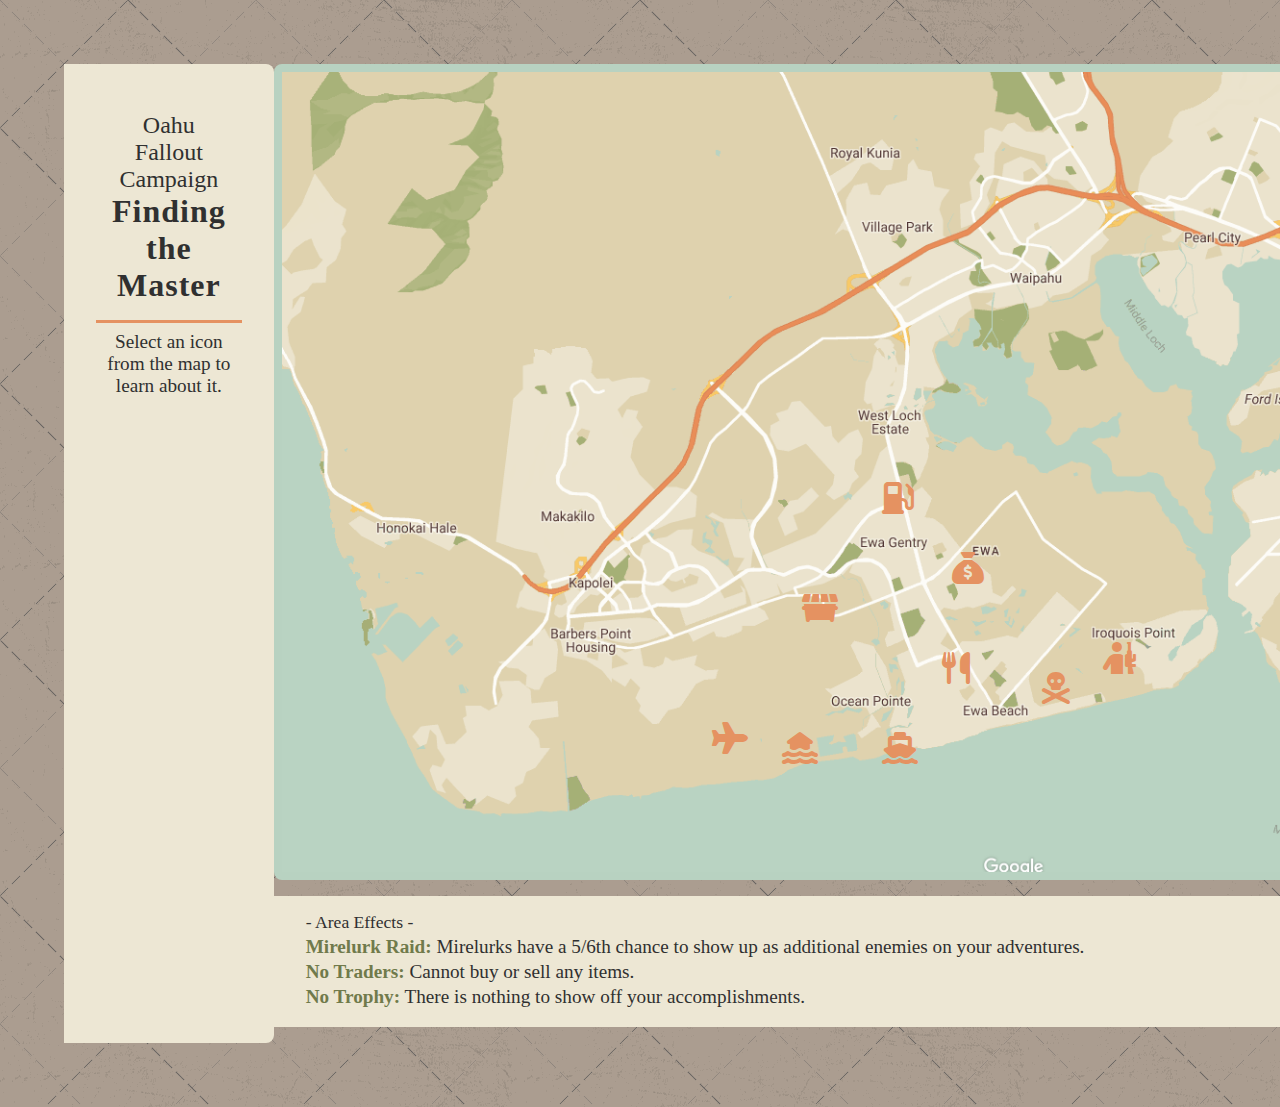
<file: index.html>
<!DOCTYPE html>
<html lang="en">
	<head>
		<meta http-equiv="Content-Type" content="text/html; charset=utf-8"/>
		<link rel="preconnect" href="https://fonts.googleapis.com">
		<link rel="preconnect" href="https://fonts.gstatic.com" crossorigin>
		<link href="https://fonts.googleapis.com/css2?family=Roboto:ital,wght@0,400;0,700;1,400;1,700&display=swap" rel="stylesheet">
		<link type="text/css" href="css/falloutstyle.css" media="all" rel="stylesheet">
		<script type="text/javascript" src="js/jquery-3.6.0.min.js"></script>
		<link href="fonts/fontawesome.css" rel="stylesheet">
		<link href="fonts/brands.css" rel="stylesheet">
		<link href="fonts/solid.css" rel="stylesheet">
		<title>Fallout Hawaii Campaign</title>
		<script>
		var events = {
		"ship1":{
			"icon": "fa-ship",
			"title": "Answering the Master's Call",
			"narrative": "We have all heard the call. We have all traveled across the sea. We have all risked life and limb. We must take this ground so that we can search for the Master.",
			"goal": "Establish a temporary base on the beach by exploring and clearing out enemies.",
			"reward": "A place to call home while you search the surrounding area. At least for now.",
			"alert": false
		},
		"vendor1":{
			"icon": "fa-sack-dollar",
			"title": "Battle at the Shopping Center",
			"narrative": "There is sounds of fighting in the distance. A group of traders is under attack. They would be easy pickings but having friendly traders in this strange land could be very useful.",
			"goal": "Steal the loot from the traders or help the traders by clearing out the hostiles.",
			"reward": "d6 item cards from looting the trader's brahmin OR unlock the ability to sell/buy items by saving the traders.",
			"alert": true
		},
		"pump1":{
			"icon": "fa-gas-pump",
			"title": "Big Red Rocket",
			"narrative": "This gas station has withstood the test of time... and nuclear war. It would make a great permanent settlement once you secure the area.",
			"goal": "Control more objectives than the hostiles at the end of turn 5.",
			"reward": "You unlock settlement mode and can have a real place to call home.",
			"alert": true
		},
		"food1":{
			"icon": "fa-utensils",
			"title": "Ono Grindz",
			"narrative": "A group of raiders are slugging it out with ghouls in the wreckage of this shopping enter. You could probably scavenge up tons of food or chems from here if you could get rid of the raiders first.",
			"goal": "Eliminate all raiders.",
			"reward": "d6 item cards and +1 for each ghoul eliminated.",
			"alert": false
		},
		"skull1":{
			"icon": "fa-skull-crossbones",
			"title": "We've Got Crabs",
			"narrative": "This destroyed country club is infested with Mirelurks. You have to go clear it out or they might think your settlement is their next meal.",
			"goal": "Destroy all Mirelurk Eggs. Each egg can be destroyed as a free action once in black range.",
			"reward": "Reduces the chance of a Mirelurk raid by 1/6th",
			"alert": false
		},
		"dump1":{
			"icon": "fa-dumpster",
			"title": "Trash Panda",
			"narrative": "The locals won't get near the refuse center because they say a massive beast now calls it home. There might be valuable supplies in there if you could get rid of the beast.",
			"goal": "Defeat the Trash Panda or loot as much as possible.",
			"reward": "Whatever items you can find plus defeating the Trash Panda rewards a valuable trophy that will buff your entire party.",
			"alert": true
		},
		"rad1": {
			"icon": "",
			"title": "",
			"narrative": "",
			"goal": "",
			"reward": "",
			"alert": true
		},
		"gun1": {
			"icon": "fa-person-rifle",
			"title": "Shootout at the Shooting Range",
			"narrative": "Gunfire rings out as a group of raiders practice their shots at a dilapidated rifle range. There must be large weapon stock piles around here if they are wasting so much ammo. You could take those supplies if you could get rid of the raiders.",
			"goal": "Eliminate all raiders or loot as much as possible in 5 turns.",
			"reward": "Any item cards you find and any remaining items plus +1 if you eliminate all raiders.",
			"alert": true
		},
		"plane1": {
			"icon": "fa-plane",
			"title": "Run Run Runway",
			"narrative": "A massive super mutant is stomping around the runway screaming loudly about the Master. If you get close, you might be able to learn something about where the Master is. If you get too close, the behemoth is going to smash you.",
			"goal": "Survive until the behemoth calms down on turn 7. Any model within black range can try to sooth the behemoth as a free action on a skilltest of 4, a success will reduce the turns needed to calm down by 1.",
			"reward": "Win or lose: +1 Clue to the Master's location. Win: Spot the Behemoth becomes playable.",
			"alert": true
		},
		"flood1": {
			"icon": "fa-house-flood-water",
			"title": "All Washed Up",
			"narrative": "The beach is littered with the remains of small cottages that have been reclaimed by the sea. This wreckage looks rich in two things though, supplies and monster tracks.",
			"goal": "Search and gather as many supplies as possible before the area floods after turn 5. Watch out for monsters who are sure to call the supply piles home.",
			"reward": "This area looks like it will contain a wide variety of items. Keep whatever you find.",
			"alert": false
		}
		}
		function showEvent(incVal) {
			var eventD = events[incVal];
			$('.event-icon').html('<i class="event-ico fa-solid '+eventD.icon+'"></i>');
			$('.event-title').html(eventD.title);
			$('.event-narrative').html(eventD.narrative);
			$('.event-goal').html(eventD.goal);
			$('.event-reward').html(eventD.reward);
			if( eventD.alert == true ) {
				$('.event-alert').html("<div> - Route Blocked - </div><div>Explore Nearby Areas First</div>");
			}
			else {
				$('.event-alert').html("");
			}
			$('.event-header').addClass('show');
			$(".icon-gen").removeClass('icon-selected');
			$("#"+incVal).addClass('icon-selected');
		}
		</script>
	</head>
	<body>
		<div class="content-wrapper">
			<div class="content-box">
				<div class="desc-wrapper">
					<div class="desc-box">
						<div class="title-box">
							<div class="title">
								Oahu Fallout Campaign
							</div>						
							<div class="subtitle">
								Finding the Master
							</div>
						</div>
						<div class="direction">
							Select an icon from the map to learn about it.
						</div>
						<div class="event-box">
							<div class="event-block event-flex">
								<div class="event-icon">
								</div>
								<div class="event-title">
								</div>
							</div>
							<div class="event-block">
								<div class="event-narrative">
								</div>
							</div>
							<div class="event-block">
								<div class="event-header hide">
									- Goal -
								</div>
								<div class="event-goal">
								</div>
							</div>
							<div class="event-block">
								<div class="event-header hide">
									- Reward -
								</div>
								<div class="event-reward">
								</div>
							</div>
							<div class="event-block">
								<div class="event-alert">
								</div>
							</div>
						</div>
					</div>
				</div>
				<div class="map-wrapper">
					<div class="map-box">
						<div class="icon-box">
							<!--<i class="icon-gen fa-solid fa-radiation" id="rad1" onclick="showEvent('rad1')"></i>-->
							<i class="icon-gen fa-solid fa-skull-crossbones" id="skull1" onclick="showEvent('skull1')"></i>
							<i class="icon-gen fa-solid fa-dumpster" id="dump1" onclick="showEvent('dump1')"></i>
							<i class="icon-gen fa-solid fa-gas-pump" id="pump1" onclick="showEvent('pump1')"></i>
							<i class="icon-gen fa-solid fa-ship" id="ship1" onclick="showEvent('ship1')"></i>
							<i class="icon-gen fa-solid fa-utensils" id="food1" onclick="showEvent('food1')"></i>
							<i class="icon-gen fa-solid fa-sack-dollar" id="vendor1" onclick="showEvent('vendor1')"></i>
							<i class="icon-gen fa-solid fa-person-rifle" id="gun1" onclick="showEvent('gun1')"></i>
							<i class="icon-gen fa-solid fa-plane" id="plane1" onclick="showEvent('plane1')"></i>
							<i class="icon-gen fa-solid fa-house-flood-water" id="flood1" onclick="showEvent('flood1')"></i>
						</div>
					</div>
					<div class="effect-wrapper">
						<div class="effect-box">
							<div class="effect-title">
								- Area Effects - 
							</div>
							<div class="effects">
								<div>
									<span class="effect-name">Mirelurk Raid:</span> Mirelurks have a 5/6th chance to show up as additional enemies on your adventures.
								</div>
								<div>
									<span class="effect-name">No Traders:</span> Cannot buy or sell any items.
								</div>
								<div>
									<span class="effect-name">No Trophy:</span> There is nothing to show off your accomplishments.
								</div>
							</div>
						</div>
					</div>
				</div>
			</div>
		</div>
	</body>
</html>
</file>
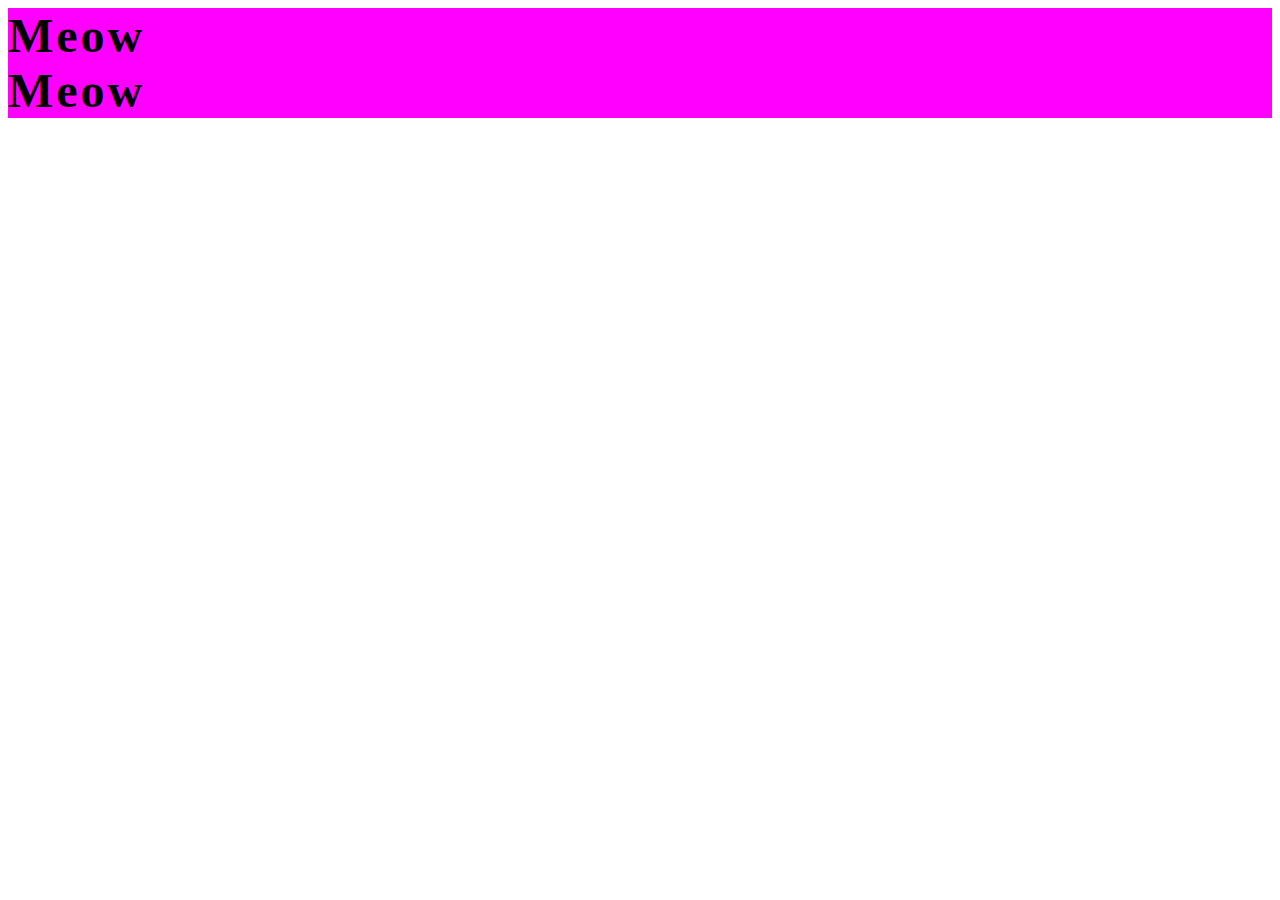
<file: test.html>
<html>
	<head>
		<style>
			.cat-box {
				    color: black;
    font-size: 3em;
    font-weight: bold;
    letter-spacing: 3px;
    background-color: magenta;
}
		</style>
	</head>
	<body>
		<div class="cat-box">
		Meow
		</div>
		<div class="cat-box">
		Meow
		</div>
	</body>
</html>
</file>
<file: css/falloutstyle.css>
body {
	color: #303030;
	font-size: 1em;
	padding: 0px;
	margin: 0px;
	background-color: #AB9D90ff;
	background-image: url('../img/crissxcross.png');
}
.content-wrapper {
	width: 100%;
}
.content-box {
	display: flex;
	justify-content: space-evenly;
	padding: 64px;
}
.desc-wrapper {
	background-color: #EDE7D4ff;
	border-radius: 0px 8px 8px 0px;
	width: 30%;
}
.desc-box {
	padding: 32px;
}
.map-box {
	background-image: url('../img/fallouthawaiimap.png');
	width: 1000px;
	height: 800px;
	border-radius: 8px;
	border: 8px solid #B8D2C1ff;
	background-size: cover;
}
.map-wrapper {
	dispplay: flex;
	align-items: center;
	justify-content: center;
}
.title-box {
	border-bottom: 3px solid #E59261ff;
	text-align: center;
	padding: 16px;
}
.title {
	font-size: 1.5em;
}
.direction {
	text-align: center;
	font-size: 1.2em;
	padding: 8px 0px;
	margin-bottom: 32px;
}
.subtitle {
	font-size: 2em;
	letter-spacing: 1px;
	font-weight: bold;
}
.icon-box {
	position: absolute;
}
.icon-gen {
	font-size: 2em;
	font-weight: bold;
	color: #E59261ff;
	position: absolute;
	cursor: pointer;
	trasition: 0.3s;
}
.icon-gen:hover {
	color: #c57241ff;
	font-size: 2.4em;
}
.icon-selected {
	color: #c57241ff;
	font-size: 2.4em;
}
.icon-visited {
}
icon-visitable {
}
icon-toofar {
}
.event-ico {
	color: #c57241ff;
	font-weight: bold;
	font-size: 1.7em;
	padding: 8px;
}
.event-title {
	color: #c57241ff;
	font-weight: bold;
	letter-spacing: 1px;
	font-size: 1.5em;
	padding: 8px;
}
.event-narrative {
	font-size: 1.3em;
}
.event-block {
	padding: 8px 16px;
}
.event-flex {
	display: flex;
	align-items: center;
	justify-content: center;
}
.event-header {
	font-size: 1.1em;
}
.event-goal {
	font-size: 1.3em;
}
.event-reward {
	font-size: 1.3em;
	
}
.event-alert {
	text-align: center;
    font-size: 1.4em;
    letter-spacing: 1px;
    color: #707A4Bff;
    font-weight: bold;
	padding: 8px;
	border-radius: 8px;
}
.effect-wrapper {
	background-color: #EDE7D4ff;
	border-radius: 0px 8px 8px 0px;
	margin: 16px 0px;
}
.effect-box {
	padding: 16px 32px;
}
.effect-title {
	font-size: 1.1em;
}
.effects {
	font-size: 1.2em;
}
.effects div {
	margin: 3px 0px;
}
.effect-name {
	color: #707A4Bff;
	font-weight: bold;
}
.hide {
	display: none;
}
.show {
	display: block;
}

#ship1 {
	left: 600px;
	top: 660px;
}
#pump1 {
	left: 600px;
    top: 410px;
}
#food1 {
	left: 660px;
    top: 580px;
}
#rad1 {
	left: 520px;
    top: 400px;
}
#skull1 {
	left: 760px;
    top: 600px;
}
#dump1 {
	left: 520px;
    top: 520px;
}
#vendor1 {
	left: 670px;
    top: 480px;
}
#gun1 {
	left: 820px;
    top: 570px;
}
#plane1 {
	left: 430px;
    top: 650px;
}
#flood1 {
	left: 500px;
    top: 660px;
}
</file>
<file: fonts/brands.css>
/*!
 * Font Awesome Free 6.5.1 by @fontawesome - https://fontawesome.com
 * License - https://fontawesome.com/license/free (Icons: CC BY 4.0, Fonts: SIL OFL 1.1, Code: MIT License)
 * Copyright 2023 Fonticons, Inc.
 */
:root, :host {
  --fa-style-family-brands: 'Font Awesome 6 Brands';
  --fa-font-brands: normal 400 1em/1 'Font Awesome 6 Brands'; }

@font-face {
  font-family: 'Font Awesome 6 Brands';
  font-style: normal;
  font-weight: 400;
  font-display: block;
  src: url("../webfonts/fa-brands-400.woff2") format("woff2"), url("../webfonts/fa-brands-400.ttf") format("truetype"); }

.fab,
.fa-brands {
  font-weight: 400; }

.fa-monero:before {
  content: "\f3d0"; }

.fa-hooli:before {
  content: "\f427"; }

.fa-yelp:before {
  content: "\f1e9"; }

.fa-cc-visa:before {
  content: "\f1f0"; }

.fa-lastfm:before {
  content: "\f202"; }

.fa-shopware:before {
  content: "\f5b5"; }

.fa-creative-commons-nc:before {
  content: "\f4e8"; }

.fa-aws:before {
  content: "\f375"; }

.fa-redhat:before {
  content: "\f7bc"; }

.fa-yoast:before {
  content: "\f2b1"; }

.fa-cloudflare:before {
  content: "\e07d"; }

.fa-ups:before {
  content: "\f7e0"; }

.fa-pixiv:before {
  content: "\e640"; }

.fa-wpexplorer:before {
  content: "\f2de"; }

.fa-dyalog:before {
  content: "\f399"; }

.fa-bity:before {
  content: "\f37a"; }

.fa-stackpath:before {
  content: "\f842"; }

.fa-buysellads:before {
  content: "\f20d"; }

.fa-first-order:before {
  content: "\f2b0"; }

.fa-modx:before {
  content: "\f285"; }

.fa-guilded:before {
  content: "\e07e"; }

.fa-vnv:before {
  content: "\f40b"; }

.fa-square-js:before {
  content: "\f3b9"; }

.fa-js-square:before {
  content: "\f3b9"; }

.fa-microsoft:before {
  content: "\f3ca"; }

.fa-qq:before {
  content: "\f1d6"; }

.fa-orcid:before {
  content: "\f8d2"; }

.fa-java:before {
  content: "\f4e4"; }

.fa-invision:before {
  content: "\f7b0"; }

.fa-creative-commons-pd-alt:before {
  content: "\f4ed"; }

.fa-centercode:before {
  content: "\f380"; }

.fa-glide-g:before {
  content: "\f2a6"; }

.fa-drupal:before {
  content: "\f1a9"; }

.fa-hire-a-helper:before {
  content: "\f3b0"; }

.fa-creative-commons-by:before {
  content: "\f4e7"; }

.fa-unity:before {
  content: "\e049"; }

.fa-whmcs:before {
  content: "\f40d"; }

.fa-rocketchat:before {
  content: "\f3e8"; }

.fa-vk:before {
  content: "\f189"; }

.fa-untappd:before {
  content: "\f405"; }

.fa-mailchimp:before {
  content: "\f59e"; }

.fa-css3-alt:before {
  content: "\f38b"; }

.fa-square-reddit:before {
  content: "\f1a2"; }

.fa-reddit-square:before {
  content: "\f1a2"; }

.fa-vimeo-v:before {
  content: "\f27d"; }

.fa-contao:before {
  content: "\f26d"; }

.fa-square-font-awesome:before {
  content: "\e5ad"; }

.fa-deskpro:before {
  content: "\f38f"; }

.fa-brave:before {
  content: "\e63c"; }

.fa-sistrix:before {
  content: "\f3ee"; }

.fa-square-instagram:before {
  content: "\e055"; }

.fa-instagram-square:before {
  content: "\e055"; }

.fa-battle-net:before {
  content: "\f835"; }

.fa-the-red-yeti:before {
  content: "\f69d"; }

.fa-square-hacker-news:before {
  content: "\f3af"; }

.fa-hacker-news-square:before {
  content: "\f3af"; }

.fa-edge:before {
  content: "\f282"; }

.fa-threads:before {
  content: "\e618"; }

.fa-napster:before {
  content: "\f3d2"; }

.fa-square-snapchat:before {
  content: "\f2ad"; }

.fa-snapchat-square:before {
  content: "\f2ad"; }

.fa-google-plus-g:before {
  content: "\f0d5"; }

.fa-artstation:before {
  content: "\f77a"; }

.fa-markdown:before {
  content: "\f60f"; }

.fa-sourcetree:before {
  content: "\f7d3"; }

.fa-google-plus:before {
  content: "\f2b3"; }

.fa-diaspora:before {
  content: "\f791"; }

.fa-foursquare:before {
  content: "\f180"; }

.fa-stack-overflow:before {
  content: "\f16c"; }

.fa-github-alt:before {
  content: "\f113"; }

.fa-phoenix-squadron:before {
  content: "\f511"; }

.fa-pagelines:before {
  content: "\f18c"; }

.fa-algolia:before {
  content: "\f36c"; }

.fa-red-river:before {
  content: "\f3e3"; }

.fa-creative-commons-sa:before {
  content: "\f4ef"; }

.fa-safari:before {
  content: "\f267"; }

.fa-google:before {
  content: "\f1a0"; }

.fa-square-font-awesome-stroke:before {
  content: "\f35c"; }

.fa-font-awesome-alt:before {
  content: "\f35c"; }

.fa-atlassian:before {
  content: "\f77b"; }

.fa-linkedin-in:before {
  content: "\f0e1"; }

.fa-digital-ocean:before {
  content: "\f391"; }

.fa-nimblr:before {
  content: "\f5a8"; }

.fa-chromecast:before {
  content: "\f838"; }

.fa-evernote:before {
  content: "\f839"; }

.fa-hacker-news:before {
  content: "\f1d4"; }

.fa-creative-commons-sampling:before {
  content: "\f4f0"; }

.fa-adversal:before {
  content: "\f36a"; }

.fa-creative-commons:before {
  content: "\f25e"; }

.fa-watchman-monitoring:before {
  content: "\e087"; }

.fa-fonticons:before {
  content: "\f280"; }

.fa-weixin:before {
  content: "\f1d7"; }

.fa-shirtsinbulk:before {
  content: "\f214"; }

.fa-codepen:before {
  content: "\f1cb"; }

.fa-git-alt:before {
  content: "\f841"; }

.fa-lyft:before {
  content: "\f3c3"; }

.fa-rev:before {
  content: "\f5b2"; }

.fa-windows:before {
  content: "\f17a"; }

.fa-wizards-of-the-coast:before {
  content: "\f730"; }

.fa-square-viadeo:before {
  content: "\f2aa"; }

.fa-viadeo-square:before {
  content: "\f2aa"; }

.fa-meetup:before {
  content: "\f2e0"; }

.fa-centos:before {
  content: "\f789"; }

.fa-adn:before {
  content: "\f170"; }

.fa-cloudsmith:before {
  content: "\f384"; }

.fa-opensuse:before {
  content: "\e62b"; }

.fa-pied-piper-alt:before {
  content: "\f1a8"; }

.fa-square-dribbble:before {
  content: "\f397"; }

.fa-dribbble-square:before {
  content: "\f397"; }

.fa-codiepie:before {
  content: "\f284"; }

.fa-node:before {
  content: "\f419"; }

.fa-mix:before {
  content: "\f3cb"; }

.fa-steam:before {
  content: "\f1b6"; }

.fa-cc-apple-pay:before {
  content: "\f416"; }

.fa-scribd:before {
  content: "\f28a"; }

.fa-debian:before {
  content: "\e60b"; }

.fa-openid:before {
  content: "\f19b"; }

.fa-instalod:before {
  content: "\e081"; }

.fa-expeditedssl:before {
  content: "\f23e"; }

.fa-sellcast:before {
  content: "\f2da"; }

.fa-square-twitter:before {
  content: "\f081"; }

.fa-twitter-square:before {
  content: "\f081"; }

.fa-r-project:before {
  content: "\f4f7"; }

.fa-delicious:before {
  content: "\f1a5"; }

.fa-freebsd:before {
  content: "\f3a4"; }

.fa-vuejs:before {
  content: "\f41f"; }

.fa-accusoft:before {
  content: "\f369"; }

.fa-ioxhost:before {
  content: "\f208"; }

.fa-fonticons-fi:before {
  content: "\f3a2"; }

.fa-app-store:before {
  content: "\f36f"; }

.fa-cc-mastercard:before {
  content: "\f1f1"; }

.fa-itunes-note:before {
  content: "\f3b5"; }

.fa-golang:before {
  content: "\e40f"; }

.fa-kickstarter:before {
  content: "\f3bb"; }

.fa-grav:before {
  content: "\f2d6"; }

.fa-weibo:before {
  content: "\f18a"; }

.fa-uncharted:before {
  content: "\e084"; }

.fa-firstdraft:before {
  content: "\f3a1"; }

.fa-square-youtube:before {
  content: "\f431"; }

.fa-youtube-square:before {
  content: "\f431"; }

.fa-wikipedia-w:before {
  content: "\f266"; }

.fa-wpressr:before {
  content: "\f3e4"; }

.fa-rendact:before {
  content: "\f3e4"; }

.fa-angellist:before {
  content: "\f209"; }

.fa-galactic-republic:before {
  content: "\f50c"; }

.fa-nfc-directional:before {
  content: "\e530"; }

.fa-skype:before {
  content: "\f17e"; }

.fa-joget:before {
  content: "\f3b7"; }

.fa-fedora:before {
  content: "\f798"; }

.fa-stripe-s:before {
  content: "\f42a"; }

.fa-meta:before {
  content: "\e49b"; }

.fa-laravel:before {
  content: "\f3bd"; }

.fa-hotjar:before {
  content: "\f3b1"; }

.fa-bluetooth-b:before {
  content: "\f294"; }

.fa-square-letterboxd:before {
  content: "\e62e"; }

.fa-sticker-mule:before {
  content: "\f3f7"; }

.fa-creative-commons-zero:before {
  content: "\f4f3"; }

.fa-hips:before {
  content: "\f452"; }

.fa-behance:before {
  content: "\f1b4"; }

.fa-reddit:before {
  content: "\f1a1"; }

.fa-discord:before {
  content: "\f392"; }

.fa-chrome:before {
  content: "\f268"; }

.fa-app-store-ios:before {
  content: "\f370"; }

.fa-cc-discover:before {
  content: "\f1f2"; }

.fa-wpbeginner:before {
  content: "\f297"; }

.fa-confluence:before {
  content: "\f78d"; }

.fa-shoelace:before {
  content: "\e60c"; }

.fa-mdb:before {
  content: "\f8ca"; }

.fa-dochub:before {
  content: "\f394"; }

.fa-accessible-icon:before {
  content: "\f368"; }

.fa-ebay:before {
  content: "\f4f4"; }

.fa-amazon:before {
  content: "\f270"; }

.fa-unsplash:before {
  content: "\e07c"; }

.fa-yarn:before {
  content: "\f7e3"; }

.fa-square-steam:before {
  content: "\f1b7"; }

.fa-steam-square:before {
  content: "\f1b7"; }

.fa-500px:before {
  content: "\f26e"; }

.fa-square-vimeo:before {
  content: "\f194"; }

.fa-vimeo-square:before {
  content: "\f194"; }

.fa-asymmetrik:before {
  content: "\f372"; }

.fa-font-awesome:before {
  content: "\f2b4"; }

.fa-font-awesome-flag:before {
  content: "\f2b4"; }

.fa-font-awesome-logo-full:before {
  content: "\f2b4"; }

.fa-gratipay:before {
  content: "\f184"; }

.fa-apple:before {
  content: "\f179"; }

.fa-hive:before {
  content: "\e07f"; }

.fa-gitkraken:before {
  content: "\f3a6"; }

.fa-keybase:before {
  content: "\f4f5"; }

.fa-apple-pay:before {
  content: "\f415"; }

.fa-padlet:before {
  content: "\e4a0"; }

.fa-amazon-pay:before {
  content: "\f42c"; }

.fa-square-github:before {
  content: "\f092"; }

.fa-github-square:before {
  content: "\f092"; }

.fa-stumbleupon:before {
  content: "\f1a4"; }

.fa-fedex:before {
  content: "\f797"; }

.fa-phoenix-framework:before {
  content: "\f3dc"; }

.fa-shopify:before {
  content: "\e057"; }

.fa-neos:before {
  content: "\f612"; }

.fa-square-threads:before {
  content: "\e619"; }

.fa-hackerrank:before {
  content: "\f5f7"; }

.fa-researchgate:before {
  content: "\f4f8"; }

.fa-swift:before {
  content: "\f8e1"; }

.fa-angular:before {
  content: "\f420"; }

.fa-speakap:before {
  content: "\f3f3"; }

.fa-angrycreative:before {
  content: "\f36e"; }

.fa-y-combinator:before {
  content: "\f23b"; }

.fa-empire:before {
  content: "\f1d1"; }

.fa-envira:before {
  content: "\f299"; }

.fa-google-scholar:before {
  content: "\e63b"; }

.fa-square-gitlab:before {
  content: "\e5ae"; }

.fa-gitlab-square:before {
  content: "\e5ae"; }

.fa-studiovinari:before {
  content: "\f3f8"; }

.fa-pied-piper:before {
  content: "\f2ae"; }

.fa-wordpress:before {
  content: "\f19a"; }

.fa-product-hunt:before {
  content: "\f288"; }

.fa-firefox:before {
  content: "\f269"; }

.fa-linode:before {
  content: "\f2b8"; }

.fa-goodreads:before {
  content: "\f3a8"; }

.fa-square-odnoklassniki:before {
  content: "\f264"; }

.fa-odnoklassniki-square:before {
  content: "\f264"; }

.fa-jsfiddle:before {
  content: "\f1cc"; }

.fa-sith:before {
  content: "\f512"; }

.fa-themeisle:before {
  content: "\f2b2"; }

.fa-page4:before {
  content: "\f3d7"; }

.fa-hashnode:before {
  content: "\e499"; }

.fa-react:before {
  content: "\f41b"; }

.fa-cc-paypal:before {
  content: "\f1f4"; }

.fa-squarespace:before {
  content: "\f5be"; }

.fa-cc-stripe:before {
  content: "\f1f5"; }

.fa-creative-commons-share:before {
  content: "\f4f2"; }

.fa-bitcoin:before {
  content: "\f379"; }

.fa-keycdn:before {
  content: "\f3ba"; }

.fa-opera:before {
  content: "\f26a"; }

.fa-itch-io:before {
  content: "\f83a"; }

.fa-umbraco:before {
  content: "\f8e8"; }

.fa-galactic-senate:before {
  content: "\f50d"; }

.fa-ubuntu:before {
  content: "\f7df"; }

.fa-draft2digital:before {
  content: "\f396"; }

.fa-stripe:before {
  content: "\f429"; }

.fa-houzz:before {
  content: "\f27c"; }

.fa-gg:before {
  content: "\f260"; }

.fa-dhl:before {
  content: "\f790"; }

.fa-square-pinterest:before {
  content: "\f0d3"; }

.fa-pinterest-square:before {
  content: "\f0d3"; }

.fa-xing:before {
  content: "\f168"; }

.fa-blackberry:before {
  content: "\f37b"; }

.fa-creative-commons-pd:before {
  content: "\f4ec"; }

.fa-playstation:before {
  content: "\f3df"; }

.fa-quinscape:before {
  content: "\f459"; }

.fa-less:before {
  content: "\f41d"; }

.fa-blogger-b:before {
  content: "\f37d"; }

.fa-opencart:before {
  content: "\f23d"; }

.fa-vine:before {
  content: "\f1ca"; }

.fa-signal-messenger:before {
  content: "\e663"; }

.fa-paypal:before {
  content: "\f1ed"; }

.fa-gitlab:before {
  content: "\f296"; }

.fa-typo3:before {
  content: "\f42b"; }

.fa-reddit-alien:before {
  content: "\f281"; }

.fa-yahoo:before {
  content: "\f19e"; }

.fa-dailymotion:before {
  content: "\e052"; }

.fa-affiliatetheme:before {
  content: "\f36b"; }

.fa-pied-piper-pp:before {
  content: "\f1a7"; }

.fa-bootstrap:before {
  content: "\f836"; }

.fa-odnoklassniki:before {
  content: "\f263"; }

.fa-nfc-symbol:before {
  content: "\e531"; }

.fa-mintbit:before {
  content: "\e62f"; }

.fa-ethereum:before {
  content: "\f42e"; }

.fa-speaker-deck:before {
  content: "\f83c"; }

.fa-creative-commons-nc-eu:before {
  content: "\f4e9"; }

.fa-patreon:before {
  content: "\f3d9"; }

.fa-avianex:before {
  content: "\f374"; }

.fa-ello:before {
  content: "\f5f1"; }

.fa-gofore:before {
  content: "\f3a7"; }

.fa-bimobject:before {
  content: "\f378"; }

.fa-brave-reverse:before {
  content: "\e63d"; }

.fa-facebook-f:before {
  content: "\f39e"; }

.fa-square-google-plus:before {
  content: "\f0d4"; }

.fa-google-plus-square:before {
  content: "\f0d4"; }

.fa-mandalorian:before {
  content: "\f50f"; }

.fa-first-order-alt:before {
  content: "\f50a"; }

.fa-osi:before {
  content: "\f41a"; }

.fa-google-wallet:before {
  content: "\f1ee"; }

.fa-d-and-d-beyond:before {
  content: "\f6ca"; }

.fa-periscope:before {
  content: "\f3da"; }

.fa-fulcrum:before {
  content: "\f50b"; }

.fa-cloudscale:before {
  content: "\f383"; }

.fa-forumbee:before {
  content: "\f211"; }

.fa-mizuni:before {
  content: "\f3cc"; }

.fa-schlix:before {
  content: "\f3ea"; }

.fa-square-xing:before {
  content: "\f169"; }

.fa-xing-square:before {
  content: "\f169"; }

.fa-bandcamp:before {
  content: "\f2d5"; }

.fa-wpforms:before {
  content: "\f298"; }

.fa-cloudversify:before {
  content: "\f385"; }

.fa-usps:before {
  content: "\f7e1"; }

.fa-megaport:before {
  content: "\f5a3"; }

.fa-magento:before {
  content: "\f3c4"; }

.fa-spotify:before {
  content: "\f1bc"; }

.fa-optin-monster:before {
  content: "\f23c"; }

.fa-fly:before {
  content: "\f417"; }

.fa-aviato:before {
  content: "\f421"; }

.fa-itunes:before {
  content: "\f3b4"; }

.fa-cuttlefish:before {
  content: "\f38c"; }

.fa-blogger:before {
  content: "\f37c"; }

.fa-flickr:before {
  content: "\f16e"; }

.fa-viber:before {
  content: "\f409"; }

.fa-soundcloud:before {
  content: "\f1be"; }

.fa-digg:before {
  content: "\f1a6"; }

.fa-tencent-weibo:before {
  content: "\f1d5"; }

.fa-letterboxd:before {
  content: "\e62d"; }

.fa-symfony:before {
  content: "\f83d"; }

.fa-maxcdn:before {
  content: "\f136"; }

.fa-etsy:before {
  content: "\f2d7"; }

.fa-facebook-messenger:before {
  content: "\f39f"; }

.fa-audible:before {
  content: "\f373"; }

.fa-think-peaks:before {
  content: "\f731"; }

.fa-bilibili:before {
  content: "\e3d9"; }

.fa-erlang:before {
  content: "\f39d"; }

.fa-x-twitter:before {
  content: "\e61b"; }

.fa-cotton-bureau:before {
  content: "\f89e"; }

.fa-dashcube:before {
  content: "\f210"; }

.fa-42-group:before {
  content: "\e080"; }

.fa-innosoft:before {
  content: "\e080"; }

.fa-stack-exchange:before {
  content: "\f18d"; }

.fa-elementor:before {
  content: "\f430"; }

.fa-square-pied-piper:before {
  content: "\e01e"; }

.fa-pied-piper-square:before {
  content: "\e01e"; }

.fa-creative-commons-nd:before {
  content: "\f4eb"; }

.fa-palfed:before {
  content: "\f3d8"; }

.fa-superpowers:before {
  content: "\f2dd"; }

.fa-resolving:before {
  content: "\f3e7"; }

.fa-xbox:before {
  content: "\f412"; }

.fa-searchengin:before {
  content: "\f3eb"; }

.fa-tiktok:before {
  content: "\e07b"; }

.fa-square-facebook:before {
  content: "\f082"; }

.fa-facebook-square:before {
  content: "\f082"; }

.fa-renren:before {
  content: "\f18b"; }

.fa-linux:before {
  content: "\f17c"; }

.fa-glide:before {
  content: "\f2a5"; }

.fa-linkedin:before {
  content: "\f08c"; }

.fa-hubspot:before {
  content: "\f3b2"; }

.fa-deploydog:before {
  content: "\f38e"; }

.fa-twitch:before {
  content: "\f1e8"; }

.fa-ravelry:before {
  content: "\f2d9"; }

.fa-mixer:before {
  content: "\e056"; }

.fa-square-lastfm:before {
  content: "\f203"; }

.fa-lastfm-square:before {
  content: "\f203"; }

.fa-vimeo:before {
  content: "\f40a"; }

.fa-mendeley:before {
  content: "\f7b3"; }

.fa-uniregistry:before {
  content: "\f404"; }

.fa-figma:before {
  content: "\f799"; }

.fa-creative-commons-remix:before {
  content: "\f4ee"; }

.fa-cc-amazon-pay:before {
  content: "\f42d"; }

.fa-dropbox:before {
  content: "\f16b"; }

.fa-instagram:before {
  content: "\f16d"; }

.fa-cmplid:before {
  content: "\e360"; }

.fa-upwork:before {
  content: "\e641"; }

.fa-facebook:before {
  content: "\f09a"; }

.fa-gripfire:before {
  content: "\f3ac"; }

.fa-jedi-order:before {
  content: "\f50e"; }

.fa-uikit:before {
  content: "\f403"; }

.fa-fort-awesome-alt:before {
  content: "\f3a3"; }

.fa-phabricator:before {
  content: "\f3db"; }

.fa-ussunnah:before {
  content: "\f407"; }

.fa-earlybirds:before {
  content: "\f39a"; }

.fa-trade-federation:before {
  content: "\f513"; }

.fa-autoprefixer:before {
  content: "\f41c"; }

.fa-whatsapp:before {
  content: "\f232"; }

.fa-slideshare:before {
  content: "\f1e7"; }

.fa-google-play:before {
  content: "\f3ab"; }

.fa-viadeo:before {
  content: "\f2a9"; }

.fa-line:before {
  content: "\f3c0"; }

.fa-google-drive:before {
  content: "\f3aa"; }

.fa-servicestack:before {
  content: "\f3ec"; }

.fa-simplybuilt:before {
  content: "\f215"; }

.fa-bitbucket:before {
  content: "\f171"; }

.fa-imdb:before {
  content: "\f2d8"; }

.fa-deezer:before {
  content: "\e077"; }

.fa-raspberry-pi:before {
  content: "\f7bb"; }

.fa-jira:before {
  content: "\f7b1"; }

.fa-docker:before {
  content: "\f395"; }

.fa-screenpal:before {
  content: "\e570"; }

.fa-bluetooth:before {
  content: "\f293"; }

.fa-gitter:before {
  content: "\f426"; }

.fa-d-and-d:before {
  content: "\f38d"; }

.fa-microblog:before {
  content: "\e01a"; }

.fa-cc-diners-club:before {
  content: "\f24c"; }

.fa-gg-circle:before {
  content: "\f261"; }

.fa-pied-piper-hat:before {
  content: "\f4e5"; }

.fa-kickstarter-k:before {
  content: "\f3bc"; }

.fa-yandex:before {
  content: "\f413"; }

.fa-readme:before {
  content: "\f4d5"; }

.fa-html5:before {
  content: "\f13b"; }

.fa-sellsy:before {
  content: "\f213"; }

.fa-sass:before {
  content: "\f41e"; }

.fa-wirsindhandwerk:before {
  content: "\e2d0"; }

.fa-wsh:before {
  content: "\e2d0"; }

.fa-buromobelexperte:before {
  content: "\f37f"; }

.fa-salesforce:before {
  content: "\f83b"; }

.fa-octopus-deploy:before {
  content: "\e082"; }

.fa-medapps:before {
  content: "\f3c6"; }

.fa-ns8:before {
  content: "\f3d5"; }

.fa-pinterest-p:before {
  content: "\f231"; }

.fa-apper:before {
  content: "\f371"; }

.fa-fort-awesome:before {
  content: "\f286"; }

.fa-waze:before {
  content: "\f83f"; }

.fa-cc-jcb:before {
  content: "\f24b"; }

.fa-snapchat:before {
  content: "\f2ab"; }

.fa-snapchat-ghost:before {
  content: "\f2ab"; }

.fa-fantasy-flight-games:before {
  content: "\f6dc"; }

.fa-rust:before {
  content: "\e07a"; }

.fa-wix:before {
  content: "\f5cf"; }

.fa-square-behance:before {
  content: "\f1b5"; }

.fa-behance-square:before {
  content: "\f1b5"; }

.fa-supple:before {
  content: "\f3f9"; }

.fa-webflow:before {
  content: "\e65c"; }

.fa-rebel:before {
  content: "\f1d0"; }

.fa-css3:before {
  content: "\f13c"; }

.fa-staylinked:before {
  content: "\f3f5"; }

.fa-kaggle:before {
  content: "\f5fa"; }

.fa-space-awesome:before {
  content: "\e5ac"; }

.fa-deviantart:before {
  content: "\f1bd"; }

.fa-cpanel:before {
  content: "\f388"; }

.fa-goodreads-g:before {
  content: "\f3a9"; }

.fa-square-git:before {
  content: "\f1d2"; }

.fa-git-square:before {
  content: "\f1d2"; }

.fa-square-tumblr:before {
  content: "\f174"; }

.fa-tumblr-square:before {
  content: "\f174"; }

.fa-trello:before {
  content: "\f181"; }

.fa-creative-commons-nc-jp:before {
  content: "\f4ea"; }

.fa-get-pocket:before {
  content: "\f265"; }

.fa-perbyte:before {
  content: "\e083"; }

.fa-grunt:before {
  content: "\f3ad"; }

.fa-weebly:before {
  content: "\f5cc"; }

.fa-connectdevelop:before {
  content: "\f20e"; }

.fa-leanpub:before {
  content: "\f212"; }

.fa-black-tie:before {
  content: "\f27e"; }

.fa-themeco:before {
  content: "\f5c6"; }

.fa-python:before {
  content: "\f3e2"; }

.fa-android:before {
  content: "\f17b"; }

.fa-bots:before {
  content: "\e340"; }

.fa-free-code-camp:before {
  content: "\f2c5"; }

.fa-hornbill:before {
  content: "\f592"; }

.fa-js:before {
  content: "\f3b8"; }

.fa-ideal:before {
  content: "\e013"; }

.fa-git:before {
  content: "\f1d3"; }

.fa-dev:before {
  content: "\f6cc"; }

.fa-sketch:before {
  content: "\f7c6"; }

.fa-yandex-international:before {
  content: "\f414"; }

.fa-cc-amex:before {
  content: "\f1f3"; }

.fa-uber:before {
  content: "\f402"; }

.fa-github:before {
  content: "\f09b"; }

.fa-php:before {
  content: "\f457"; }

.fa-alipay:before {
  content: "\f642"; }

.fa-youtube:before {
  content: "\f167"; }

.fa-skyatlas:before {
  content: "\f216"; }

.fa-firefox-browser:before {
  content: "\e007"; }

.fa-replyd:before {
  content: "\f3e6"; }

.fa-suse:before {
  content: "\f7d6"; }

.fa-jenkins:before {
  content: "\f3b6"; }

.fa-twitter:before {
  content: "\f099"; }

.fa-rockrms:before {
  content: "\f3e9"; }

.fa-pinterest:before {
  content: "\f0d2"; }

.fa-buffer:before {
  content: "\f837"; }

.fa-npm:before {
  content: "\f3d4"; }

.fa-yammer:before {
  content: "\f840"; }

.fa-btc:before {
  content: "\f15a"; }

.fa-dribbble:before {
  content: "\f17d"; }

.fa-stumbleupon-circle:before {
  content: "\f1a3"; }

.fa-internet-explorer:before {
  content: "\f26b"; }

.fa-stubber:before {
  content: "\e5c7"; }

.fa-telegram:before {
  content: "\f2c6"; }

.fa-telegram-plane:before {
  content: "\f2c6"; }

.fa-old-republic:before {
  content: "\f510"; }

.fa-odysee:before {
  content: "\e5c6"; }

.fa-square-whatsapp:before {
  content: "\f40c"; }

.fa-whatsapp-square:before {
  content: "\f40c"; }

.fa-node-js:before {
  content: "\f3d3"; }

.fa-edge-legacy:before {
  content: "\e078"; }

.fa-slack:before {
  content: "\f198"; }

.fa-slack-hash:before {
  content: "\f198"; }

.fa-medrt:before {
  content: "\f3c8"; }

.fa-usb:before {
  content: "\f287"; }

.fa-tumblr:before {
  content: "\f173"; }

.fa-vaadin:before {
  content: "\f408"; }

.fa-quora:before {
  content: "\f2c4"; }

.fa-square-x-twitter:before {
  content: "\e61a"; }

.fa-reacteurope:before {
  content: "\f75d"; }

.fa-medium:before {
  content: "\f23a"; }

.fa-medium-m:before {
  content: "\f23a"; }

.fa-amilia:before {
  content: "\f36d"; }

.fa-mixcloud:before {
  content: "\f289"; }

.fa-flipboard:before {
  content: "\f44d"; }

.fa-viacoin:before {
  content: "\f237"; }

.fa-critical-role:before {
  content: "\f6c9"; }

.fa-sitrox:before {
  content: "\e44a"; }

.fa-discourse:before {
  content: "\f393"; }

.fa-joomla:before {
  content: "\f1aa"; }

.fa-mastodon:before {
  content: "\f4f6"; }

.fa-airbnb:before {
  content: "\f834"; }

.fa-wolf-pack-battalion:before {
  content: "\f514"; }

.fa-buy-n-large:before {
  content: "\f8a6"; }

.fa-gulp:before {
  content: "\f3ae"; }

.fa-creative-commons-sampling-plus:before {
  content: "\f4f1"; }

.fa-strava:before {
  content: "\f428"; }

.fa-ember:before {
  content: "\f423"; }

.fa-canadian-maple-leaf:before {
  content: "\f785"; }

.fa-teamspeak:before {
  content: "\f4f9"; }

.fa-pushed:before {
  content: "\f3e1"; }

.fa-wordpress-simple:before {
  content: "\f411"; }

.fa-nutritionix:before {
  content: "\f3d6"; }

.fa-wodu:before {
  content: "\e088"; }

.fa-google-pay:before {
  content: "\e079"; }

.fa-intercom:before {
  content: "\f7af"; }

.fa-zhihu:before {
  content: "\f63f"; }

.fa-korvue:before {
  content: "\f42f"; }

.fa-pix:before {
  content: "\e43a"; }

.fa-steam-symbol:before {
  content: "\f3f6"; }
</file>
<file: fonts/solid.css>
/*!
 * Font Awesome Free 6.5.1 by @fontawesome - https://fontawesome.com
 * License - https://fontawesome.com/license/free (Icons: CC BY 4.0, Fonts: SIL OFL 1.1, Code: MIT License)
 * Copyright 2023 Fonticons, Inc.
 */
:root, :host {
  --fa-style-family-classic: 'Font Awesome 6 Free';
  --fa-font-solid: normal 900 1em/1 'Font Awesome 6 Free'; }

@font-face {
  font-family: 'Font Awesome 6 Free';
  font-style: normal;
  font-weight: 900;
  font-display: block;
  src: url("../webfonts/fa-solid-900.woff2") format("woff2"), url("../webfonts/fa-solid-900.ttf") format("truetype"); }

.fas,
.fa-solid {
  font-weight: 900; }
</file>
